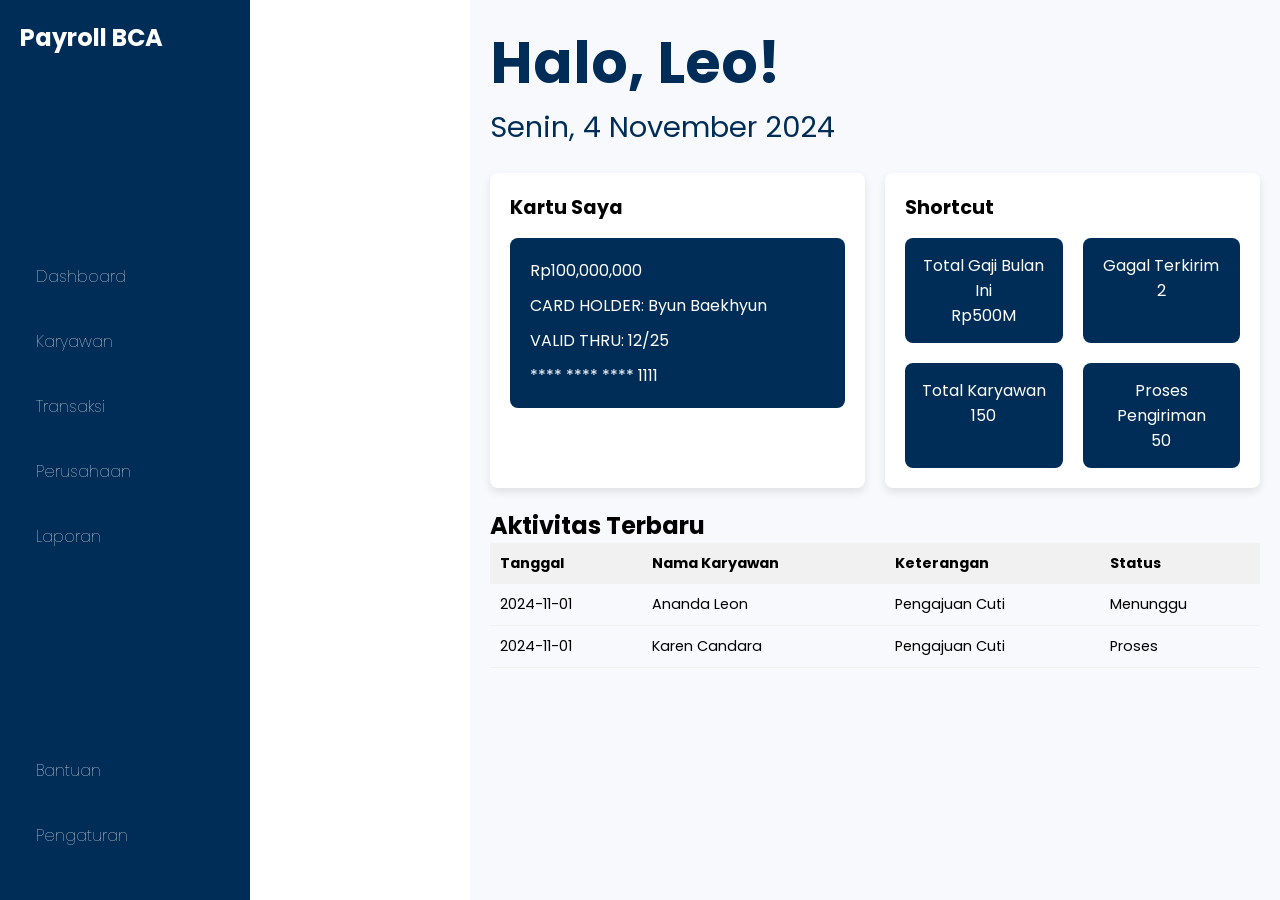
<file: Payroll Main/dashboard.html>
<!DOCTYPE html>
<html lang="en">
<head>
    <meta charset="UTF-8">
    <meta name="viewport" content="width=device-width, initial-scale=1.0">
    <title>Dashboard</title>
    <link rel="stylesheet" href="dashboard.css">
</head>
<body>
    <div class="sidebar">
        <div class="logo">Payroll BCA</div>
        <ul class="menu">
            <li><a href="#">Dashboard</a></li>
            <li><a href="#">Karyawan</a></li>
            <li><a href="#">Transaksi</a></li>
            <li><a href="#">Perusahaan</a></li>
            <li><a href="#">Laporan</a></li>
        </ul>
        <ul class="settings">
            <li><a href="#">Bantuan</a></li>
            <li><a href="#">Pengaturan</a></li>
        </ul>
    </div>

    <div class="content">
        <div class="header">
            <h1>Halo, Leo!</h1>
            <p>Senin, 4 November 2024</p>
        </div>
        
        <div class="card-section">
            <div class="card-info">
                <h2>Kartu Saya</h2>
                <div class="card-details">
                    <div class="balance">Rp100,000,000</div>
                    <div class="card-holder">CARD HOLDER: Byun Baekhyun</div>
                    <div class="card-expiry">VALID THRU: 12/25</div>
                    <div class="card-number">**** **** **** 1111</div>
                </div>
            </div>

            <div class="shortcut">
                <h2>Shortcut</h2>
                <div class="shortcut-cards">
                    <div class="shortcut-card">Total Gaji Bulan Ini<br><span>Rp500M</span></div>
                    <div class="shortcut-card">Gagal Terkirim<br><span>2</span></div>
                    <div class="shortcut-card">Total Karyawan<br><span>150</span></div>
                    <div class="shortcut-card">Proses Pengiriman<br><span>50</span></div>
                </div>
            </div>
        </div>

        <div class="table-section">
            <h2>Aktivitas Terbaru</h2>
            <table class="activity-table">
                <thead>
                    <tr>
                        <th>Tanggal</th>
                        <th>Nama Karyawan</th>
                        <th>Keterangan</th>
                        <th>Status</th>
                    </tr>
                </thead>
                <tbody>
                    <tr>
                        <td>2024-11-01</td>
                        <td>Ananda Leon</td>
                        <td>Pengajuan Cuti</td>
                        <td>Menunggu</td>
                    </tr>
                    <tr>
                        <td>2024-11-01</td>
                        <td>Karen Candara</td>
                        <td>Pengajuan Cuti</td>
                        <td>Proses</td>
                    </tr>
                </tbody>
            </table>
        </div>
    </div>
</body>
</html>
</file>
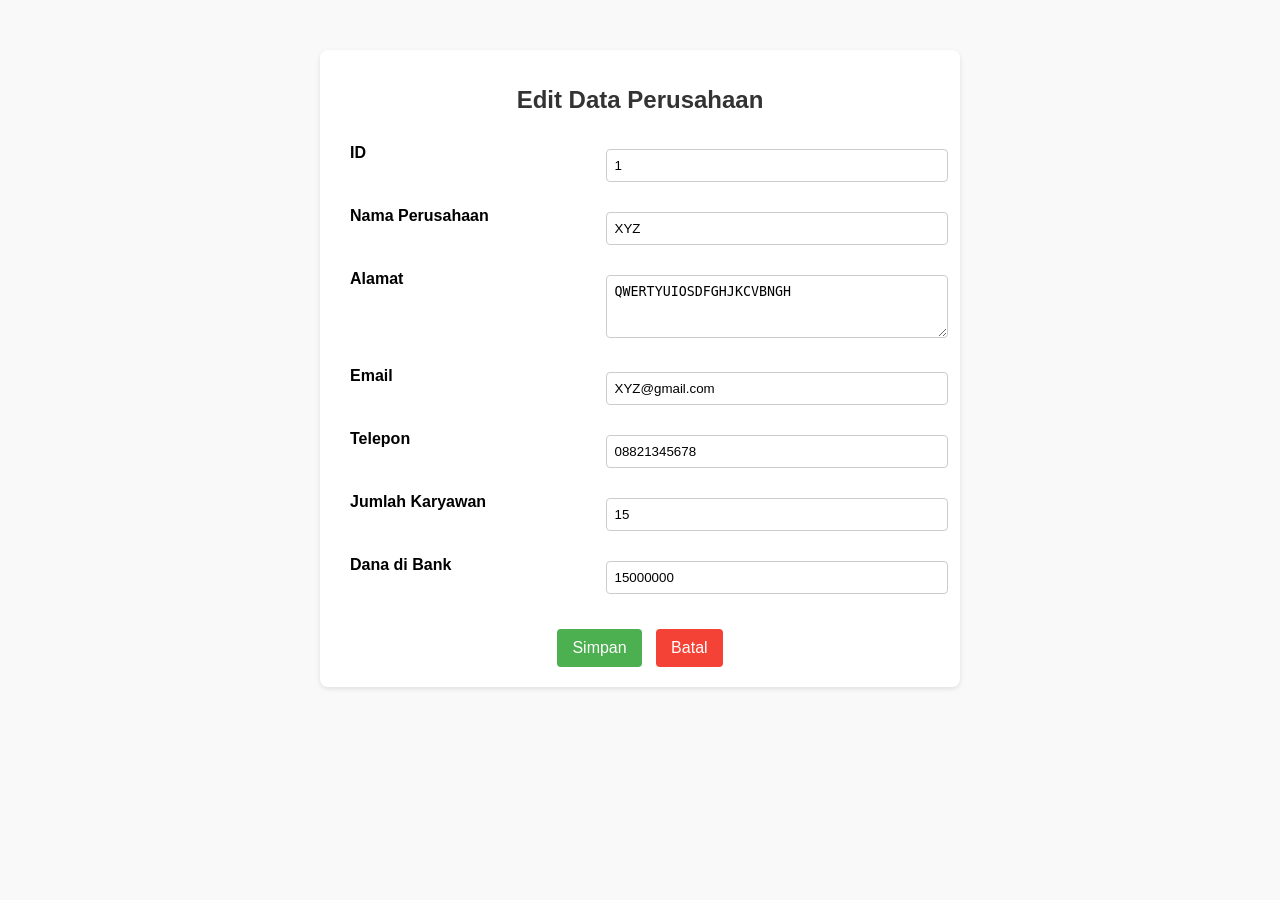
<file: Payroll Main/edit_perusahaan.html>
<!DOCTYPE html>
<html lang="en">
<head>
  <meta charset="UTF-8">
  <meta name="viewport" content="width=device-width, initial-scale=1.0">
  <link rel="stylesheet" href="edit_perusahaan.css">
  <title>Edit Perusahaan</title>
</head>
<body>
  <div class="container">
    <h1>Edit Data Perusahaan</h1>
    <form action="proses_edit.php" method="POST">
      <table>
        <tr>
          <td><label for="id">ID</label></td>
          <td><input type="text" id="id" name="id" value="1" readonly></td>
        </tr>
        <tr>
          <td><label for="nama">Nama Perusahaan</label></td>
          <td><input type="text" id="nama" name="nama" value="XYZ"></td>
        </tr>
        <tr>
          <td><label for="alamat">Alamat</label></td>
          <td><textarea id="alamat" name="alamat" rows="3">QWERTYUIOSDFGHJKCVBNGH</textarea></td>
        </tr>
        <tr>
          <td><label for="email">Email</label></td>
          <td><input type="email" id="email" name="email" value="XYZ@gmail.com"></td>
        </tr>
        <tr>
          <td><label for="telepon">Telepon</label></td>
          <td><input type="text" id="telepon" name="telepon" value="08821345678"></td>
        </tr>
        <tr>
          <td><label for="karyawan">Jumlah Karyawan</label></td>
          <td><input type="number" id="karyawan" name="karyawan" value="15"></td>
        </tr>
        <tr>
          <td><label for="dana">Dana di Bank</label></td>
          <td><input type="text" id="dana" name="dana" value="15000000"></td>
        </tr>
      </table>
      <div class="buttons">
        <button type="submit">Simpan</button>
        <button type="button" onclick="window.location.href='perusahaan.html'">Batal</button>
      </div>
    </form>
  </div>
</body>
</html>
</file>
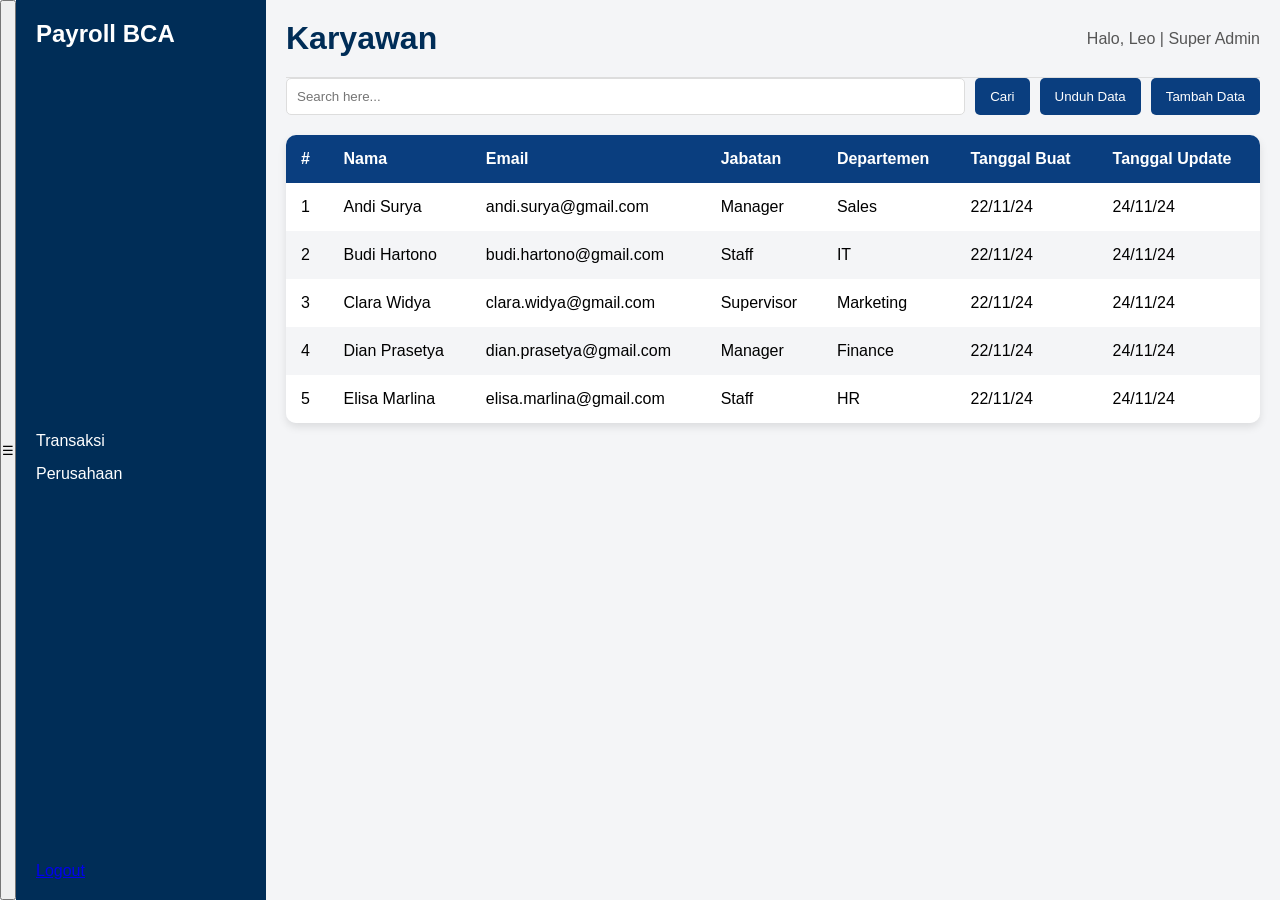
<file: Payroll Main/karyawan.html>
<!DOCTYPE html>
<html lang="en">
<head>
  <meta charset="UTF-8">
  <meta name="viewport" content="width=device-width, initial-scale=1.0">
  <link rel="stylesheet" href="karyawan.css">
  <title>Karyawan</title>
</head>
<body>
  <!-- Sidebar -->
  <div class="sidebar">
    <h2>Payroll <span>BCA</span></h2>
    <nav>
      <ul>
        <li><a href="#">Transaksi</a></li>
        <li>
          <a href="#">Perusahaan</a>
          <ul class="submenu">
            <li><a href="karyawan.html" class="active">Karyawan</a></li>
            <li><a href="#">History</a></li>
            <li><a href="#">Jadwal</a></li>
          </ul>
        </li>
      </ul>
    </nav>
    <div class="footer">
      <a href="#">Logout</a>
    </div>
  </div>

  <!-- Main Content -->
  <div class="main-content">
    <header>
      <h1>Karyawan</h1>
      <p>Halo, Leo | Super Admin</p>
    </header>
    <section class="data-section">
      <div class="data-actions">
        <input type="text" placeholder="Search here...">
        <button>Cari</button>
        <button>Unduh Data</button>
        <button>Tambah Data</button>
      </div>
      <div class="table-container">
        <table>
          <thead>
            <tr>
              <th>#</th>
              <th>Nama</th>
              <th>Email</th>
              <th>Jabatan</th>
              <th>Departemen</th>
              <th>Tanggal Buat</th>
              <th>Tanggal Update</th>
            </tr>
          </thead>
          <tbody>
            <tr>
              <td>1</td>
              <td>Andi Surya</td>
              <td>andi.surya@gmail.com</td>
              <td>Manager</td>
              <td>Sales</td>
              <td>22/11/24</td>
              <td>24/11/24</td>
            </tr>
            <tr>
              <td>2</td>
              <td>Budi Hartono</td>
              <td>budi.hartono@gmail.com</td>
              <td>Staff</td>
              <td>IT</td>
              <td>22/11/24</td>
              <td>24/11/24</td>
            </tr>
            <tr>
              <td>3</td>
              <td>Clara Widya</td>
              <td>clara.widya@gmail.com</td>
              <td>Supervisor</td>
              <td>Marketing</td>
              <td>22/11/24</td>
              <td>24/11/24</td>
            </tr>
            <tr>
              <td>4</td>
              <td>Dian Prasetya</td>
              <td>dian.prasetya@gmail.com</td>
              <td>Manager</td>
              <td>Finance</td>
              <td>22/11/24</td>
              <td>24/11/24</td>
            </tr>
            <tr>
              <td>5</td>
              <td>Elisa Marlina</td>
              <td>elisa.marlina@gmail.com</td>
              <td>Staff</td>
              <td>HR</td>
              <td>22/11/24</td>
              <td>24/11/24</td>
            </tr>
          </tbody>
        </table>
      </div>
    </section>
  </div>

  <script>
    // Fungsi toggle submenu
    const perusahaanMenu = document.querySelector('.sidebar ul li:nth-child(2) > a');
    const submenu = document.querySelector('.sidebar ul li:nth-child(2) .submenu');

    perusahaanMenu.addEventListener('click', (e) => {
      e.preventDefault();
      submenu.classList.toggle('show');
    });

    // Fungsi toggle sidebar
    const sidebar = document.querySelector('.sidebar');
    const toggleSidebarButton = document.createElement('button');
    toggleSidebarButton.textContent = "☰";
    toggleSidebarButton.classList.add('toggle-sidebar');
    document.body.insertBefore(toggleSidebarButton, document.body.firstChild);

    toggleSidebarButton.addEventListener('click', () => {
      sidebar.classList.toggle('collapsed');
    });
  </script>
</body>
</html>
</file>
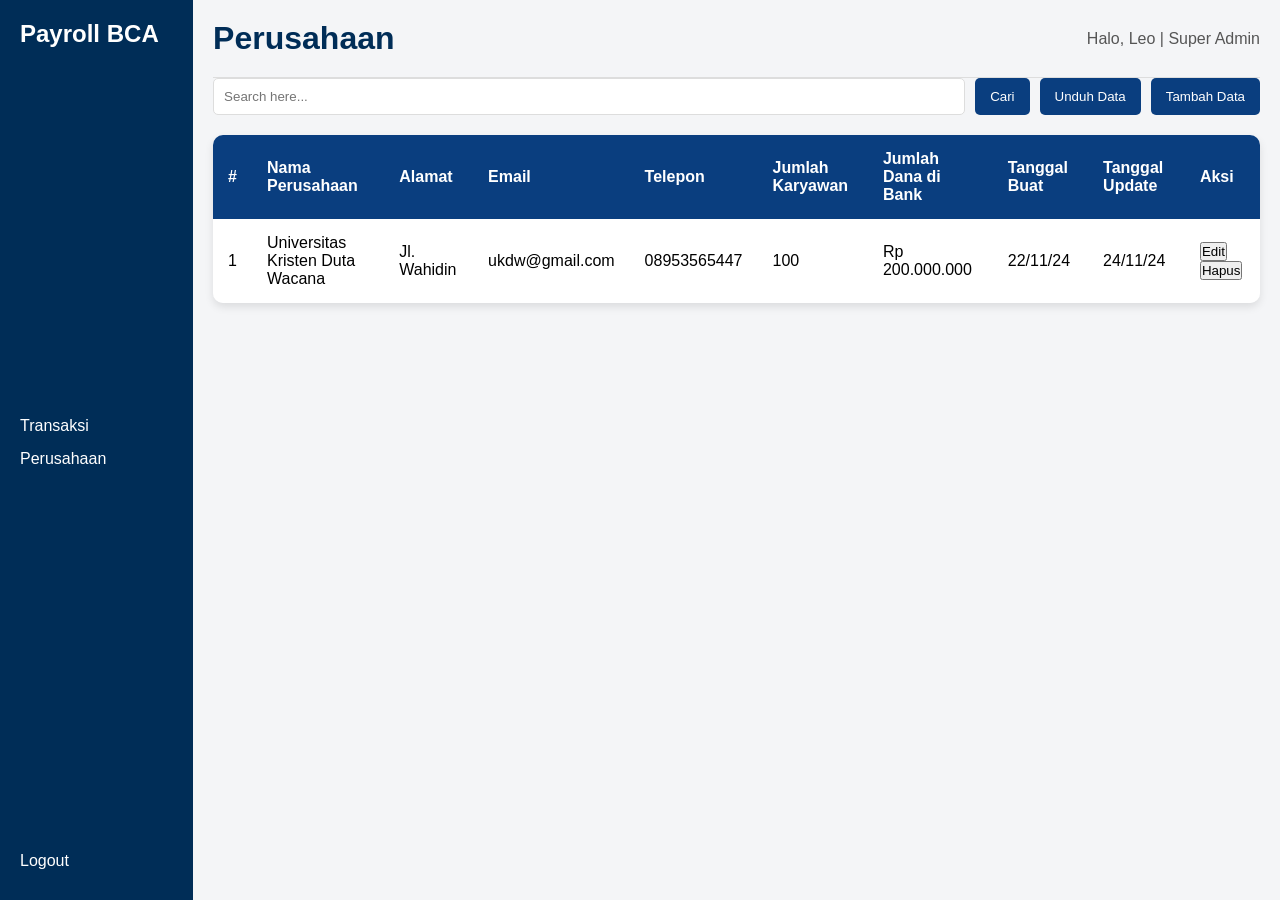
<file: Payroll Main/perusahaan.html>
<!DOCTYPE html>
<html lang="en">
<head>
  <meta charset="UTF-8">
  <meta name="viewport" content="width=device-width, initial-scale=1.0">
  <link rel="stylesheet" href="perusahaan.css">
  <title>Perusahaan</title>
</head>
<body>
  <!-- Sidebar -->
  <div class="sidebar">
    <h2>Payroll <span> BCA </span></h2>
    <nav>
      <ul>
        <li><a href="#">Transaksi</a></li>
        <li>
          <a href="perusahaan.html">Perusahaan</a>
          <ul class="submenu">
            <li><a href="karyawan.html">Karyawan</a></li>
            <li><a href="#">History</a></li>
            <li><a href="#">Jadwal</a></li>
          </ul>
        </li>
      </ul>
    </nav>
    <div class="footer">
      <a href="#">Logout</a>
    </div>
  </div>

  <!-- <script>
    // Fungsi untuk toggle submenu "Perusahaan"
    const perusahaanMenu = document.querySelector('.sidebar ul li:nth-child(2) > a'); // Menu Perusahaan
    const submenu = document.querySelector('.sidebar ul li:nth-child(2) .submenu');  // Submenu Perusahaan

    perusahaanMenu.addEventListener('click', (e) => {
      e.preventDefault(); // Mencegah link langsung reload
      submenu.classList.toggle('show'); // Menambahkan/menghapus class 'show'
    });

    // Fungsi untuk toggle seluruh sidebar
    const sidebar = document.querySelector('.sidebar');
    const toggleSidebarButton = document.createElement('button');
    toggleSidebarButton.textContent = "☰"; // Tombol hamburger
    toggleSidebarButton.classList.add('toggle-sidebar');
    document.body.insertBefore(toggleSidebarButton, document.body.firstChild);

    toggleSidebarButton.addEventListener('click', () => {
      sidebar.classList.toggle('collapsed'); // Menambahkan/menghapus class 'collapsed'
    });
  </script> -->

  <!-- Main Content -->
  <div class="main-content">
    <header>
      <h1>Perusahaan</h1>
      <p>Halo, Leo | Super Admin</p>
    </header>
    <section class="data-section">
      <div class="data-actions">
        <input type="text" placeholder="Search here...">
        <button>Cari</button>
        <button>Unduh Data</button>
        <button>Tambah Data</button>
      </div>
      <div class="table-container">
        <table>
          <thead>
            <tr>
              <th>#</th>
              <th>Nama Perusahaan</th>
              <th>Alamat</th>
              <th>Email</th>
              <th>Telepon</th>
              <th>Jumlah Karyawan</th>
              <th>Jumlah Dana di Bank</th>
              <th>Tanggal Buat</th>
              <th>Tanggal Update</th>
              <th>Aksi</th>
            </tr>
          </thead>
            </tr>
            <tr>
              <td>1</td>
              <td>Universitas Kristen Duta Wacana</td>
              <td>Jl. Wahidin</td>
              <td>ukdw@gmail.com</td>
              <td>08953565447</td>
              <td>100</td>
              <td>Rp 200.000.000</td>
              <td>22/11/24</td>
              <td>24/11/24</td>
              <td>
                <button onclick="location.href='edit_perusahaan.html'">Edit</button>
                <button onclick="confirm('Apakah Anda yakin ingin menghapus data ini?')">Hapus</button>
              </td>
            </tr>
          </tbody>
        </table>
      </div>
    </section>
  </div>
</body>
</html>
</file>
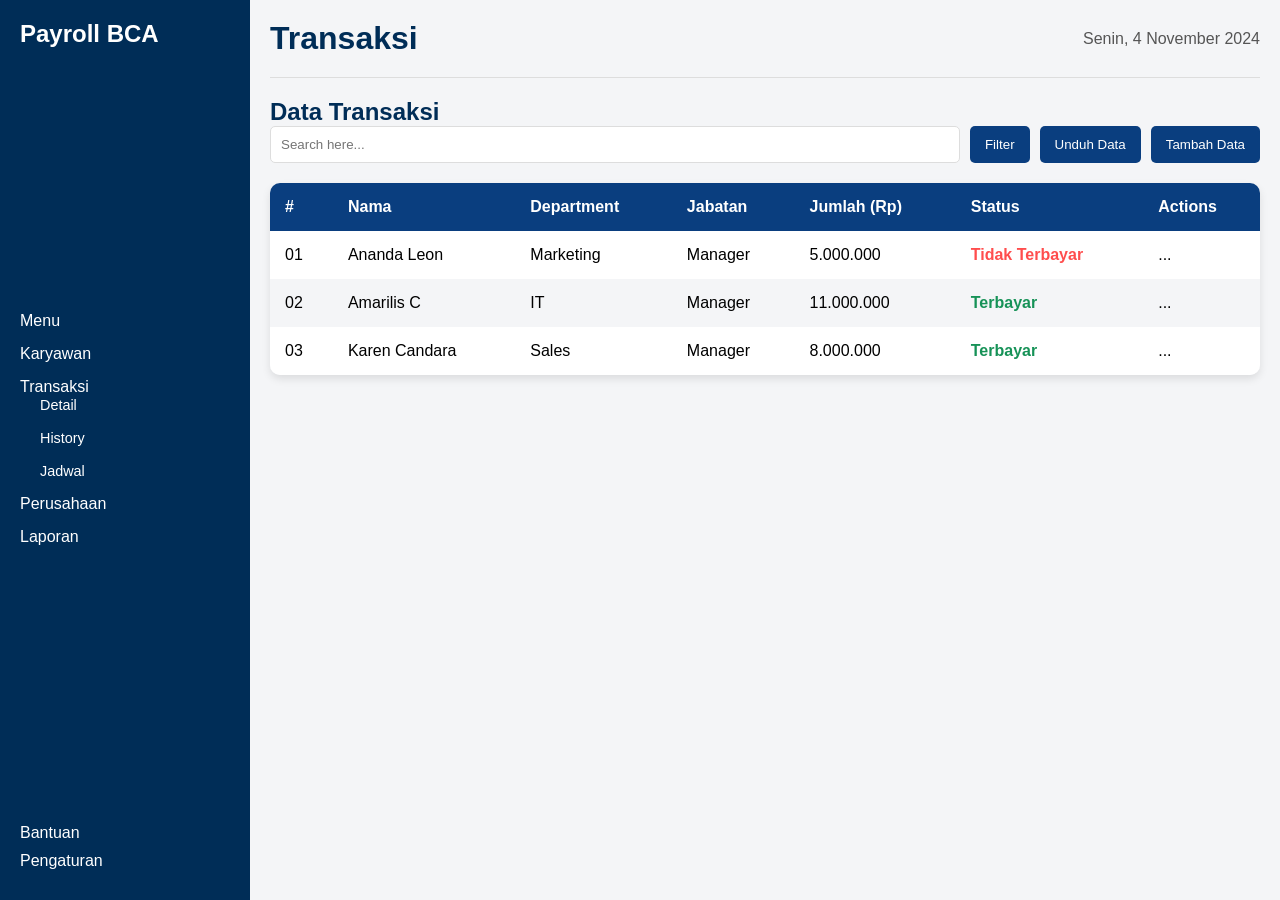
<file: Payroll Main/transaksi.html>
<!DOCTYPE html>
<html lang="en">
<head>
    <meta charset="UTF-8">
    <meta name="viewport" content="width=device-width, initial-scale=1.0">
    <title>Data Transaksi</title>
    <link rel="stylesheet" href="transaksi.css">
</head>
<body>
    <div class="sidebar">
        <h2>Payroll BCA</h2>
        <nav>
            <ul>
                <li><a href="#">Menu</a></li>
                <li><a href="#">Karyawan</a></li>
                <li><a href="#">Transaksi</a>
                <!-- <li><a href="#" class="active">Transaksi</a> -->
                    <ul class="submenu">
                        <li><a href="#">Detail</a></li>
                        <li><a href="#">History</a></li>
                        <li><a href="#">Jadwal</a></li>
                    </ul>
                </li>
                <li><a href="#">Perusahaan</a></li>
                <li><a href="#">Laporan</a></li>
            </ul>
        </nav>
        <div class="footer">
            <a href="#">Bantuan</a>
            <a href="#">Pengaturan</a>
        </div>
    </div>

    <div class="main-content">
        <header>
            <h1>Transaksi</h1>
            <p>Senin, 4 November 2024</p>
        </header>

        <section class="data-section">
            <h2>Data Transaksi</h2>
            <div class="data-actions">
                <input type="text" placeholder="Search here...">
                <button class="filter-btn">Filter</button>
                <button class="download-btn">Unduh Data</button>
                <button class="add-btn">Tambah Data</button>
            </div>
            <div class="table-container">
                <table>
                    <thead>
                        <tr>
                            <th>#</th>
                            <th>Nama</th>
                            <th>Department</th>
                            <th>Jabatan</th>
                            <th>Jumlah (Rp)</th>
                            <th>Status</th>
                            <th>Actions</th>
                        </tr>
                    </thead>
                    <tbody>
                        <tr>
                            <td>01</td>
                            <td>Ananda Leon</td>
                            <td>Marketing</td>
                            <td>Manager</td>
                            <td>5.000.000</td>
                            <td class="status unpaid">Tidak Terbayar</td>
                            <td>...</td>
                        </tr>
                        <tr>
                            <td>02</td>
                            <td>Amarilis C</td>
                            <td>IT</td>
                            <td>Manager</td>
                            <td>11.000.000</td>
                            <td class="status paid">Terbayar</td>
                            <td>...</td>
                        </tr>
                        <tr>
                            <td>03</td>
                            <td>Karen Candara</td>
                            <td>Sales</td>
                            <td>Manager</td>
                            <td>8.000.000</td>
                            <td class="status paid">Terbayar</td>
                            <td>...</td>
                        </tr>                   
                    </tbody>
                </table>
            </div>
        </section>
    </div>
</body>
</html>
</file>
<file: Payroll Main/dashboard.css>
@import url('https://fonts.googleapis.com/css2?family=Poppins:wght@300;400;500;600;700&display=swap');

* {
    font-family: 'Poppins', sans-serif;
    margin: 0;
    padding: 0;
    box-sizing: border-box;
}

:root {
    --primary-color: #002D57;
    --body-color: #ffffff;
    --sidebar-color: #002D57;
    --text-color: #ffffff;
}

body {
    display: flex;
    min-height: 100vh;
    background: var(--body-color);
}

.sidebar {
    width: 250px;
    background-color: #002d57;
    color: #fff;
    display: flex;
    flex-direction: column;
    justify-content: space-between;
    padding: 20px;
}

.logo {
    font-size: 1.5rem;
    font-weight: bold;
    margin-bottom: 2rem;
}

.menu, .settings {
    list-style: none;
    padding: 0;
}

.menu li, .settings li {
    margin-bottom: 1.5rem;
}

.menu li a, .settings li a {
    text-decoration: none;
    color: var(--text-color);
    font-size: 1rem;
    font-weight: 30;
    display: block;
    padding: 0.5rem 1rem;
    border-radius: 8px;
}

.content {
    flex: 1;
    padding: 20px;
    margin-left: 220px;
    background-color: #F7F9FC;
    max-width: 100%;
    width: 100%;
    box-sizing: border-box;
}

.header {
    font-size: 1.8rem;
    color: var(--primary-color);
    margin-bottom: 1.5rem;
}

.card-section {
    display: flex;
    gap: 20px;
    margin-bottom: 20px;
    flex-wrap: wrap;
}

.card-info, .shortcut {
    background: #ffffff;
    padding: 20px;
    border-radius: 8px;
    box-shadow: 0 4px 8px rgba(0, 0, 0, 0.1);
    flex: 1;
    min-width: 300px;
}

.card-info h2, .shortcut h2 {
    font-size: 1.2rem;
    margin-bottom: 1rem;
}

.card-details {
    background: #002D57;
    color: #fff;
    padding: 20px;
    border-radius: 8px;
    display: flex;
    flex-direction: column;
    gap: 10px;
}

.shortcut-cards {
    display: flex;
    gap: 20px;
    justify-content: space-between;
    flex-wrap: wrap;
}

.shortcut-card {
    background: #002D57;
    color: #fff;
    padding: 15px;
    border-radius: 8px;
    text-align: center;
    font-size: 1rem;
    flex: 1;
    min-width: 120px;
}

.activity-section, .history-section {
    background: #ffffff;
    padding: 20px;
    border-radius: 8px;
    box-shadow: 0 4px 8px rgba(0, 0, 0, 0.1);
    margin-bottom: 20px;
    width: 100%;
    overflow-x: auto;
}

.activity-section h2, .history-section h2 {
    font-size: 1.2rem;
    margin-bottom: 1rem;
}

.activity-table, .history-table {
    width: 100%;
    border-collapse: collapse;
    font-size: 0.9rem;
}

.activity-table th, .history-table th, 
.activity-table td, .history-table td {
    padding: 10px;
    text-align: left;
}

.activity-table th, .history-table th {
    background: #f1f1f1;
}

.activity-table td, .history-table td {
    border-bottom: 1px solid #f1f1f1;
}
</file>
<file: Payroll Main/edit_perusahaan.css>
/* Global styling */
body {
    font-family: Arial, sans-serif;
    margin: 0;
    padding: 0;
    background-color: #f9f9f9;
  }
  
  /* Container styling */
  .container {
    max-width: 600px;
    margin: 50px auto;
    background: #fff;
    padding: 20px;
    border-radius: 8px;
    box-shadow: 0 2px 5px rgba(0, 0, 0, 0.1);
  }
  
  h1 {
    text-align: center;
    font-size: 24px;
    margin-bottom: 20px;
    color: #333;
  }
  
  /* Table styling */
  table {
    width: 100%;
    border-collapse: collapse;
    margin-bottom: 20px;
  }
  
  table td {
    padding: 10px;
    vertical-align: top;
  }
  
  label {
    font-weight: bold;
  }
  
  input[type="text"],
  input[type="email"],
  input[type="number"],
  textarea {
    width: 100%;
    padding: 8px;
    margin: 5px 0;
    border: 1px solid #ccc;
    border-radius: 4px;
  }
  
  textarea {
    resize: vertical;
  }
  
  /* Buttons styling */
  .buttons {
    text-align: center;
  }
  
  button {
    padding: 10px 15px;
    border: none;
    border-radius: 4px;
    cursor: pointer;
    font-size: 16px;
    margin: 0 5px;
  }
  
  button[type="submit"] {
    background-color: #4CAF50;
    color: white;
  }
  
  button[type="button"] {
    background-color: #f44336;
    color: white;
  }
  
  button:hover {
    opacity: 0.9;
  }
</file>
<file: Payroll Main/karyawan.css>
/* Resetting */
* {
    margin: 0;
    padding: 0;
    box-sizing: border-box;
    font-family: Arial, sans-serif;
  }
  
  body {
    display: flex;
    min-height: 100vh;
    background-color: #f4f5f7;
  }
  
  /* Sidebar */
  .sidebar {
    width: 250px;
    background-color: #002d57;
    color: #fff;
    display: flex;
    flex-direction: column;
    justify-content: space-between;
    padding: 20px;
  }
  
  .sidebar h2 {
    font-size: 1.5rem;
    font-weight: bold;
    margin-bottom: 20px;
  }
  
  .sidebar nav ul {
    list-style: none;
  }
  
  .sidebar nav ul li {
    margin-bottom: 15px;
  }
  
  .sidebar nav ul li a {
    color: #ffffff;
    text-decoration: none;
    font-size: 1rem;
    display: block;
  }
  
  .sidebar nav ul li a.active {
    background-color: #0a3e7f;
    padding: 10px 15px;
    border-radius: 5px;
  }
  
  /* Submenu */
  .submenu {
    display: none;
    list-style: none;
    margin-top: 10px;
    padding-left: 15px;
  }
  
  .submenu.show {
    display: block;
  }
  
  .submenu li a {
    font-size: 0.9rem;
    color: #ffffff;
    text-decoration: none;
  }
  
  .submenu li a:hover {
    background-color: #0a3e7f;
    border-radius: 5px;
  }
  
  /* Main Content */
  .main-content {
    flex-grow: 1;
    padding: 20px;
  }
  
  header {
    display: flex;
    justify-content: space-between;
    align-items: center;
    padding-bottom: 20px;
    border-bottom: 1px solid #ddd;
  }
  
  header h1 {
    font-size: 2rem;
    color: #002d57;
  }
  
  header p {
    color: #555;
  }
  
  .data-section h2 {
    font-size: 1.5rem;
    color: #002d57;
    margin-top: 20px;
  }
  
  .data-actions {
    display: flex;
    gap: 10px;
    margin-bottom: 20px;
  }
  
  .data-actions input[type="text"] {
    padding: 10px;
    border: 1px solid #ddd;
    border-radius: 5px;
    flex: 1;
  }
  
  .data-actions button {
    padding: 10px 15px;
    border: none;
    background-color: #0a3e7f;
    color: #fff;
    border-radius: 5px;
    cursor: pointer;
  }
  
  .table-container {
    border-radius: 10px;
    overflow: hidden;
    box-shadow: 0 4px 8px rgba(0, 0, 0, 0.1);
  }
  
  table {
    width: 100%;
    border-collapse: collapse;
    background-color: #fff;
  }
  
  table thead {
    background-color: #0a3e7f;
    color: #fff;
  }
  
  table th, table td {
    padding: 15px;
    text-align: left;
  }
  
  table tbody tr:nth-child(even) {
    background-color: #f4f5f7;
  }
  
  /* Collapsed Sidebar */
  .sidebar.collapsed {
    width: 60px;
    transition: width 0.3s ease;
  }
  
  .sidebar.collapsed h2 {
    font-size: 1rem;
  }
  
  .sidebar.collapsed nav ul li a {
    font-size: 0.8rem;
    text-align: center;
    padding: 5px;
  }
</file>
<file: Payroll Main/perusahaan.css>
* {
    margin: 0;
    padding: 0;
    box-sizing: border-box;
    font-family: Arial, sans-serif;
}

body {
    display: flex;
    min-height: 100vh;
    background-color: #f4f5f7;
}

/* Sidebar */
.sidebar {
    width: 250px;
    background-color: #002d57;
    color: #fff;
    display: flex;
    flex-direction: column;
    justify-content: space-between;
    padding: 20px;
}

.sidebar h2 {
    font-size: 1.5rem;
    font-weight: bold;
    margin-bottom: 20px;
}

.sidebar nav ul {
    list-style: none;
}

.sidebar nav ul li {
    margin-bottom: 15px;
}

.sidebar nav ul li a {
    color: #ffffff;
    text-decoration: none;
    font-size: 1rem;
    display: block;
}

.sidebar nav ul li a.active {
    background-color: #0a3e7f;
    padding: 10px 15px;
    border-radius: 5px;
}

/* Sub-menu Styling */
.submenu {
    list-style: none;
    margin-left: 20px; /* Memberikan jarak indentasi ke sub-menu */
    margin-top: 10px;
}

.submenu li a {
    font-size: 0.9rem; /* Ukuran font lebih kecil untuk sub-menu */
    color: #ffffff;    /* Warna font putih untuk sub-menu */
    text-decoration: none;
}

.submenu li a:hover {
    color: #cccccc;    /* Warna berubah saat hover */
}

/* Footer */
.footer {
    margin-top: 20px;
}

.footer a {
    color: #ffffff;
    text-decoration: none;
    display: block;
    margin-bottom: 10px;
}

/* Main Content */
.main-content {
    flex-grow: 1;
    padding: 20px;
}

header {
    display: flex;
    justify-content: space-between;
    align-items: center;
    padding-bottom: 20px;
    border-bottom: 1px solid #ddd;
}

header h1 {
    font-size: 2rem;
    color: #002d57;
}

header p {
    color: #555;
}

.data-section h2 {
    font-size: 1.5rem;
    color: #002d57;
    margin-top: 20px;
}

.data-actions {
    display: flex;
    gap: 10px;
    margin-bottom: 20px;
}

.data-actions input[type="text"] {
    padding: 10px;
    border: 1px solid #ddd;
    border-radius: 5px;
    flex: 1;
}

.data-actions button {
    padding: 10px 15px;
    border: none;
    background-color: #0a3e7f;
    color: #fff;
    border-radius: 5px;
    cursor: pointer;
}

.table-container {
    border-radius: 10px;
    overflow: hidden;
    box-shadow: 0 4px 8px rgba(0, 0, 0, 0.1);
}

table {
    width: 100%;
    border-collapse: collapse;
    background-color: #fff;
}

table thead {
    background-color: #0a3e7f;
    color: #fff;
}

table th, table td {
    padding: 15px;
    text-align: left;
}

.status.paid {
    color: #169257;
    font-weight: bold;
}

.status.unpaid {
    color: #ff4d4d;
    font-weight: bold;
}

table tbody tr:nth-child(even) {
    background-color: #f4f5f7;
}
/* Tombol toggle sidebar */
.toggle-sidebar {
    position: absolute;
    top: 15px;
    left: 15px;
    background-color: #002d57;
    color: #fff;
    border: none;
    font-size: 1.5rem;
    padding: 10px;
    cursor: pointer;
    z-index: 1000;
  }
  
  /* Submenu: Default disembunyikan */
  .submenu {
    display: none;
    list-style: none;
    margin-top: 10px;
  }
  
  /* Submenu yang tampil */
  .submenu.show {
    display: block;
  }
  
  /* Sidebar ketika collapsed */
  .sidebar.collapsed {
    width: 60px; /* Sidebar lebih kecil */
    overflow: hidden;
    transition: width 0.3s ease;
  }
  
  .sidebar.collapsed h2 {
    font-size: 1rem; /* Perkecil logo/judul */
  }
  
  .sidebar.collapsed nav ul li a {
    font-size: 0.8rem; /* Perkecil menu */
    text-align: center; /* Menu lebih rata */
    padding: 5px;
  }
  /* Hover untuk Submenu */
.sidebar ul li:hover > .submenu {
    display: block; /* Tampilkan submenu saat dihover */
  }
  
  /* Submenu: Default disembunyikan */
  .submenu {
    display: none; /* Sembunyikan submenu */
    list-style: none;
    margin-top: 10px;
    padding-left: 15px;
  }
  
  .submenu li a {
    font-size: 0.9rem; /* Ukuran font submenu */
    padding: 5px;
    color: #ffffff;
    text-decoration: none;
  }
  
  .submenu li a:hover {
    background-color: #0a3e7f; /* Warna latar belakang saat hover */
    border-radius: 5px;
    display: block;
  }
</file>
<file: Payroll Main/transaksi.css>
* {
    margin: 0;
    padding: 0;
    box-sizing: border-box;
    font-family: Arial, sans-serif;
}

body {
    display: flex;
    min-height: 100vh;
    background-color: #f4f5f7;
}

/* Sidebar */
.sidebar {
    width: 250px;
    background-color: #002d57;
    color: #fff;
    display: flex;
    flex-direction: column;
    justify-content: space-between;
    padding: 20px;
}

.sidebar h2 {
    font-size: 1.5rem;
    font-weight: bold;
    margin-bottom: 20px;
}

.sidebar nav ul {
    list-style: none;
}

.sidebar nav ul li {
    margin-bottom: 15px;
}

.sidebar nav ul li a {
    color: #ffffff;
    text-decoration: none;
    font-size: 1rem;
}

.sidebar nav ul li a.active {
    background-color: #0a3e7f;
    padding: 10px 15px;
    border-radius: 5px;
    display: block;
}

.sidebar .submenu li a {
    font-size: 0.9rem;
    padding-left: 20px;
}

.footer {
    margin-top: 20px;
}

.footer a {
    color: #ffffff;
    text-decoration: none;
    display: block;
    margin-bottom: 10px;
}

/* Main Content */
.main-content {
    flex-grow: 1;
    padding: 20px;
}

header {
    display: flex;
    justify-content: space-between;
    align-items: center;
    padding-bottom: 20px;
    border-bottom: 1px solid #ddd;
}

header h1 {
    font-size: 2rem;
    color: #002d57;
}

header p {
    color: #555;
}

.data-section h2 {
    font-size: 1.5rem;
    color: #002d57;
    margin-top: 20px;
}

.data-actions {
    display: flex;
    gap: 10px;
    margin-bottom: 20px;
}

.data-actions input[type="text"] {
    padding: 10px;
    border: 1px solid #ddd;
    border-radius: 5px;
    flex: 1;
}

.data-actions button {
    padding: 10px 15px;
    border: none;
    background-color: #0a3e7f;
    color: #fff;
    border-radius: 5px;
    cursor: pointer;
}

.table-container {
    border-radius: 10px;
    overflow: hidden;
    box-shadow: 0 4px 8px rgba(0, 0, 0, 0.1);
}

table {
    width: 100%;
    border-collapse: collapse;
    background-color: #fff;
}

table thead {
    background-color: #0a3e7f;
    color: #fff;
}

table th, table td {
    padding: 15px;
    text-align: left;
}

.status.paid {
    color: #169257;
    font-weight: bold;
}

.status.unpaid {
    color: #ff4d4d;
    font-weight: bold;
}

table tbody tr:nth-child(even) {
    background-color: #f4f5f7;
}
</file>
